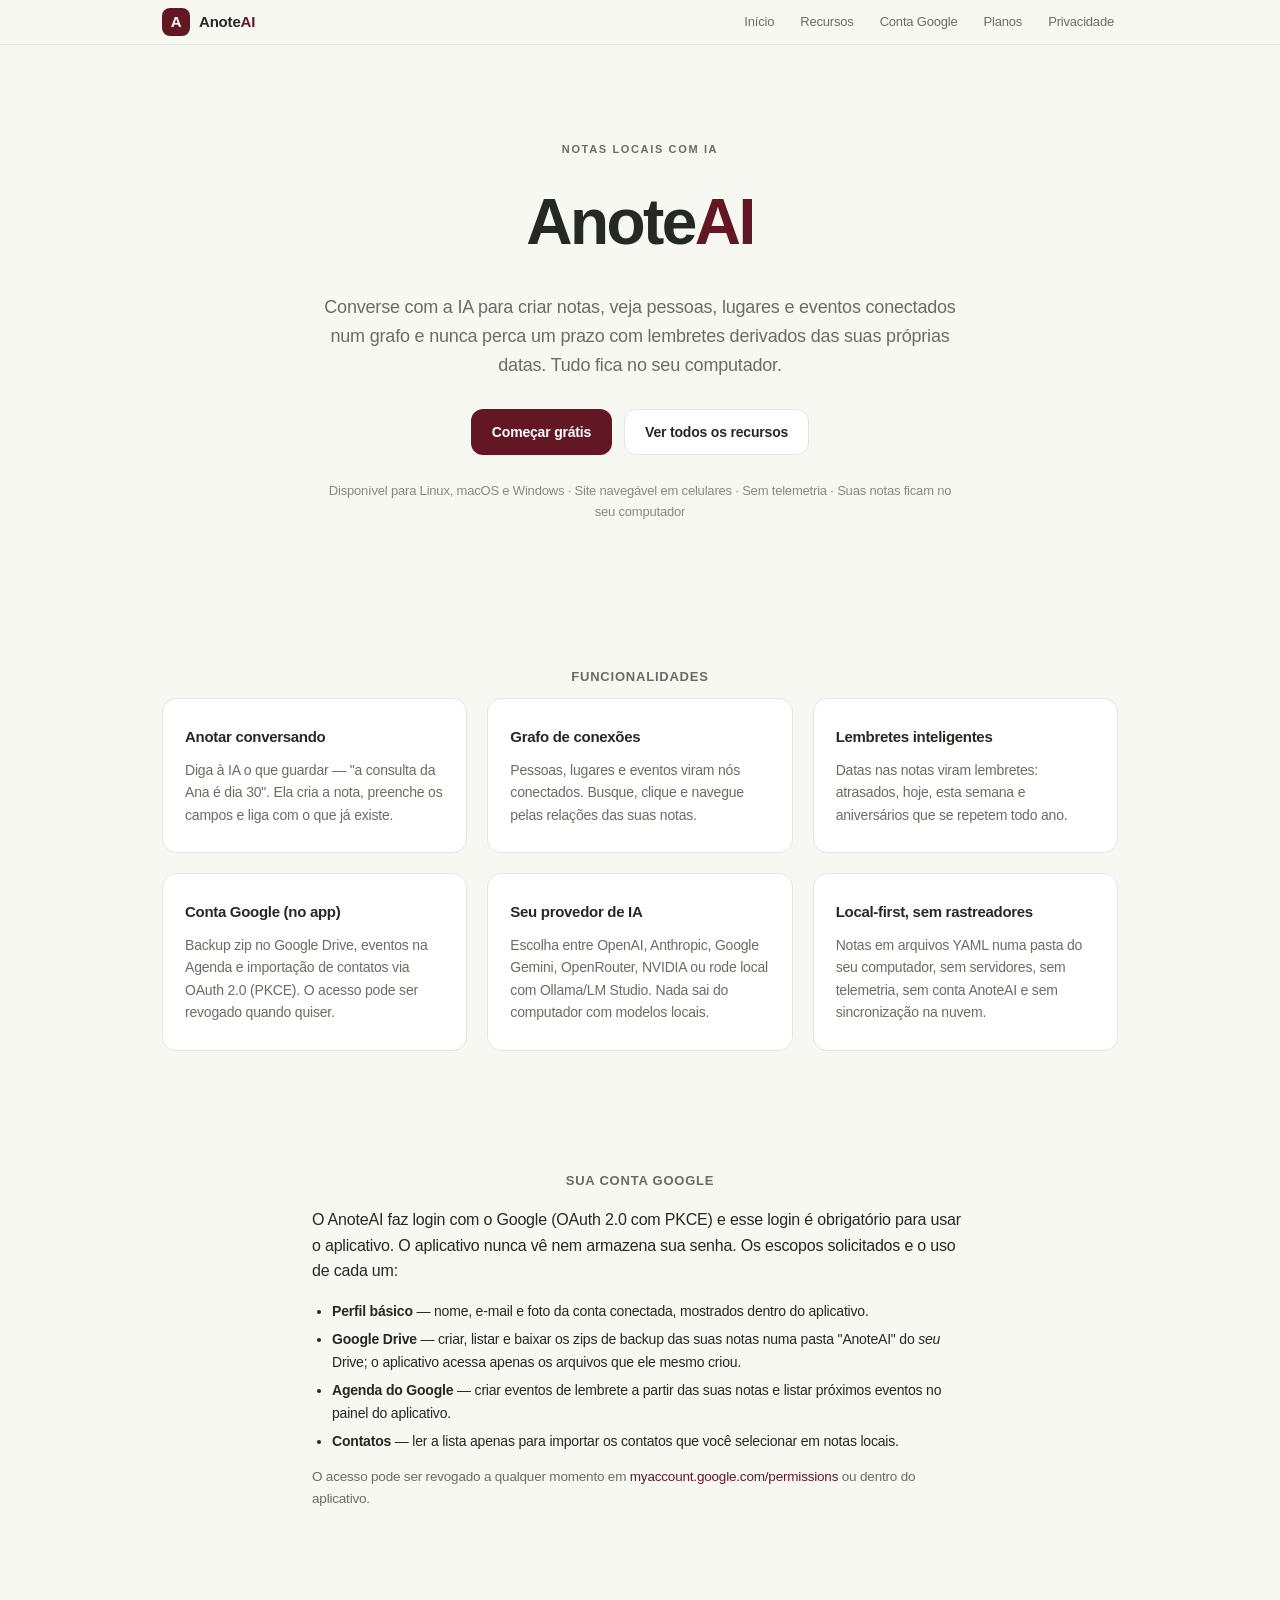
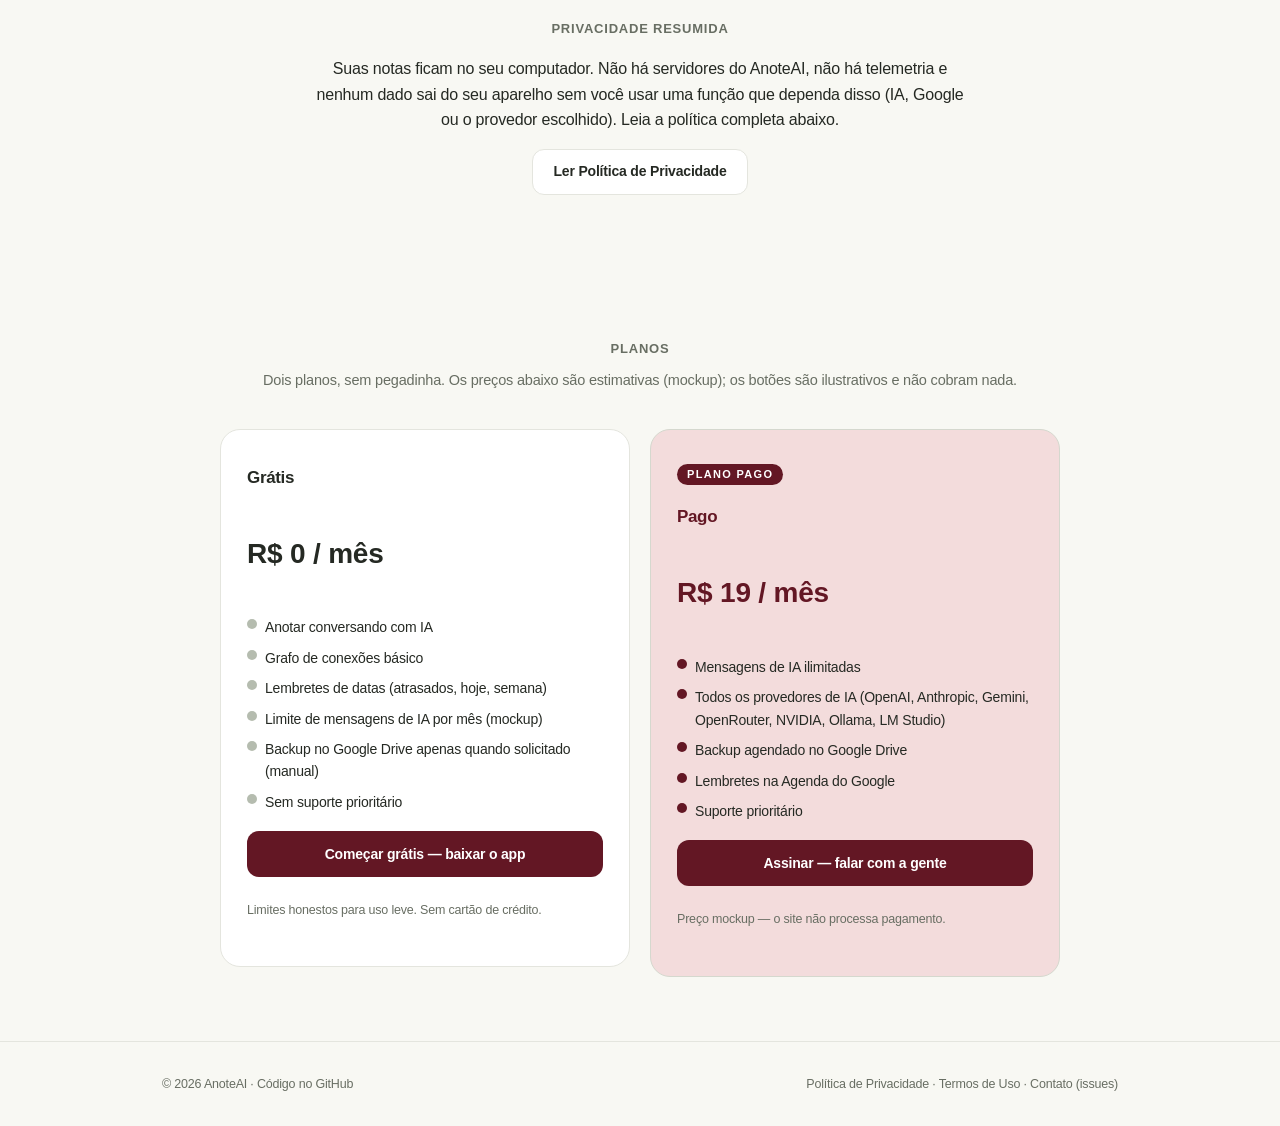
<file: index.html>
<!DOCTYPE html>
<html lang="pt-BR">
<head>
  <meta charset="UTF-8" />
  <meta name="viewport" content="width=device-width, initial-scale=1" />
  <title>AnoteAI — Anote, organize, lembre-se com IA</title>
  <meta name="description" content="AnoteAI: notas locais com IA, grafo de conexões e lembretes. Plano gratuito com limites ou plano pago ilimitado." />
  <link rel="stylesheet" href="style.css" />
  <link rel="icon" href="data:image/svg+xml,%3Csvg xmlns='http://www.w3.org/2000/svg' viewBox='0 0 32 32'%3E%3Crect width='32' height='32' rx='8' fill='%23631724'/%3E%3Ctext x='16' y='22' font-family='sans-serif' font-size='15' font-weight='700' fill='white' text-anchor='middle'%3EA%3C/text%3E%3C/svg%3E" />
</head>
<body>
  <header class="top">
    <div class="wrap top-row">
      <a class="brand" href="#inicio">
        <span class="brand-mark">A</span>
        <span>Anote<span class="brand-ai">AI</span></span>
      </a>
      <nav>
        <a href="#inicio">Início</a>
        <a href="#recursos">Recursos</a>
        <a href="#conta-google">Conta Google</a>
        <a href="#planos">Planos</a>
        <a href="privacidade.html">Privacidade</a>
      </nav>
    </div>
  </header>

  <main>
    <section class="hero" id="inicio">
      <div class="wrap narrow">
        <p class="eyebrow">Notas locais com IA</p>
        <h1>Anote<span class="brand-ai">AI</span></h1>
        <p class="lead">Converse com a IA para criar notas, veja pessoas, lugares e eventos conectados num grafo e nunca perca um prazo com lembretes derivados das suas próprias datas. Tudo fica no seu computador.</p>
        <div class="hero-actions">
          <a class="button primary" href="#planos">Começar grátis</a>
          <a class="button ghost" href="#recursos">Ver todos os recursos</a>
        </div>
        <p class="hero-note">Disponível para Linux, macOS e Windows · Site navegável em celulares · Sem telemetria · Suas notas ficam no seu computador</p>
      </div>
    </section>

    <section class="features" id="recursos">
      <div class="wrap">
        <h2 class="section-subtitle">Funcionalidades</h2>
        <div class="grid">
          <article class="card">
            <h3>Anotar conversando</h3>
            <p>Diga à IA o que guardar — "a consulta da Ana é dia 30". Ela cria a nota, preenche os campos e liga com o que já existe.</p>
          </article>
          <article class="card">
            <h3>Grafo de conexões</h3>
            <p>Pessoas, lugares e eventos viram nós conectados. Busque, clique e navegue pelas relações das suas notas.</p>
          </article>
          <article class="card">
            <h3>Lembretes inteligentes</h3>
            <p>Datas nas notas viram lembretes: atrasados, hoje, esta semana e aniversários que se repetem todo ano.</p>
          </article>
          <article class="card">
            <h3>Conta Google (no app)</h3>
            <p>Backup zip no Google Drive, eventos na Agenda e importação de contatos via OAuth 2.0 (PKCE). O acesso pode ser revogado quando quiser.</p>
          </article>
          <article class="card">
            <h3>Seu provedor de IA</h3>
            <p>Escolha entre OpenAI, Anthropic, Google Gemini, OpenRouter, NVIDIA ou rode local com Ollama/LM Studio. Nada sai do computador com modelos locais.</p>
          </article>
          <article class="card">
            <h3>Local-first, sem rastreadores</h3>
            <p>Notas em arquivos YAML numa pasta do seu computador, sem servidores, sem telemetria, sem conta AnoteAI e sem sincronização na nuvem.</p>
          </article>
        </div>
      </div>
    </section>

    <section class="conta-google" id="conta-google">
      <div class="wrap narrow">
        <h2 class="section-subtitle">Sua conta Google</h2>
        <p>O AnoteAI faz login com o Google (OAuth 2.0 com PKCE) e esse login é obrigatório para usar o aplicativo. O aplicativo nunca vê nem armazena sua senha. Os escopos solicitados e o uso de cada um:</p>
        <ul>
          <li><strong>Perfil básico</strong> — nome, e-mail e foto da conta conectada, mostrados dentro do aplicativo.</li>
          <li><strong>Google Drive</strong> — criar, listar e baixar os zips de backup das suas notas numa pasta "AnoteAI" do <em>seu</em> Drive; o aplicativo acessa apenas os arquivos que ele mesmo criou.</li>
          <li><strong>Agenda do Google</strong> — criar eventos de lembrete a partir das suas notas e listar próximos eventos no painel do aplicativo.</li>
          <li><strong>Contatos</strong> — ler a lista apenas para importar os contatos que você selecionar em notas locais.</li>
        </ul>
        <p class="revogar">O acesso pode ser revogado a qualquer momento em <a href="https://myaccount.google.com/permissions" rel="noopener">myaccount.google.com/permissions</a> ou dentro do aplicativo.</p>
      </div>
    </section>

    <section class="priv-resumo" id="privacidade">
      <div class="wrap narrow">
        <h2 class="section-subtitle">Privacidade resumida</h2>
        <p>Suas notas ficam no seu computador. Não há servidores do AnoteAI, não há telemetria e nenhum dado sai do seu aparelho sem você usar uma função que dependa disso (IA, Google ou o provedor escolhido). Leia a política completa abaixo.</p>
        <a class="button ghost" href="privacidade.html">Ler Política de Privacidade</a>
      </div>
    </section>

    <section class="planos" id="planos">
      <div class="wrap">
        <h2 class="section-subtitle">Planos</h2>
        <p class="planos-intro">Dois planos, sem pegadinha. Os preços abaixo são estimativas (mockup); os botões são ilustrativos e não cobram nada.</p>
        <div class="planos-grid">
          <!-- Plano Grátis -->
          <article class="plano-card free">
            <h3>Grátis</h3>
            <p class="preco"><span class="valor">R$ 0</span> / mês</p>
            <ul class="plano-lista">
              <li><span class="marca"></span>Anotar conversando com IA</li>
              <li><span class="marca"></span>Grafo de conexões básico</li>
              <li><span class="marca"></span>Lembretes de datas (atrasados, hoje, semana)</li>
              <li><span class="marca"></span>Limite de mensagens de IA por mês (mockup)</li>
              <li><span class="marca"></span>Backup no Google Drive apenas quando solicitado (manual)</li>
              <li><span class="marca"></span>Sem suporte prioritário</li>
            </ul>
            <a class="button primary full-width" href="https://github.com/YuriAlvesBordin/AnoteAI" rel="noopener">Começar grátis — baixar o app</a>
            <p class="plano-rodape">Limites honestos para uso leve. Sem cartão de crédito.</p>
          </article>

          <!-- Plano Pago -->
          <article class="plano-card pago">
            <span class="plano-badge">Plano pago</span>
            <h3>Pago</h3>
            <p class="preco"><span class="valor">R$ 19</span> / mês</p>
            <ul class="plano-lista">
              <li><span class="marca"></span>Mensagens de IA ilimitadas</li>
              <li><span class="marca"></span>Todos os provedores de IA (OpenAI, Anthropic, Gemini, OpenRouter, NVIDIA, Ollama, LM Studio)</li>
              <li><span class="marca"></span>Backup agendado no Google Drive</li>
              <li><span class="marca"></span>Lembretes na Agenda do Google</li>
              <li><span class="marca"></span>Suporte prioritário</li>
            </ul>
            <a class="button primary full-width" href="https://github.com/YuriAlvesBordin/AnoteAI/issues" rel="noopener">Assinar — falar com a gente</a>
            <p class="plano-rodape">Preço mockup — o site não processa pagamento.</p>
          </article>
        </div>
      </div>
    </section>
  </main>

  <footer>
    <div class="wrap footer-row">
      <span>© 2026 AnoteAI · <a href="https://github.com/YuriAlvesBordin/AnoteAI" rel="noopener">Código no GitHub</a></span>
      <span>
        <a href="privacidade.html">Política de Privacidade</a> ·
        <a href="termos.html">Termos de Uso</a> ·
        <a href="https://github.com/YuriAlvesBordin/AnoteAI/issues" rel="noopener">Contato (issues)</a>
      </span>
    </div>
  </footer>
</body>
</html>
</file>
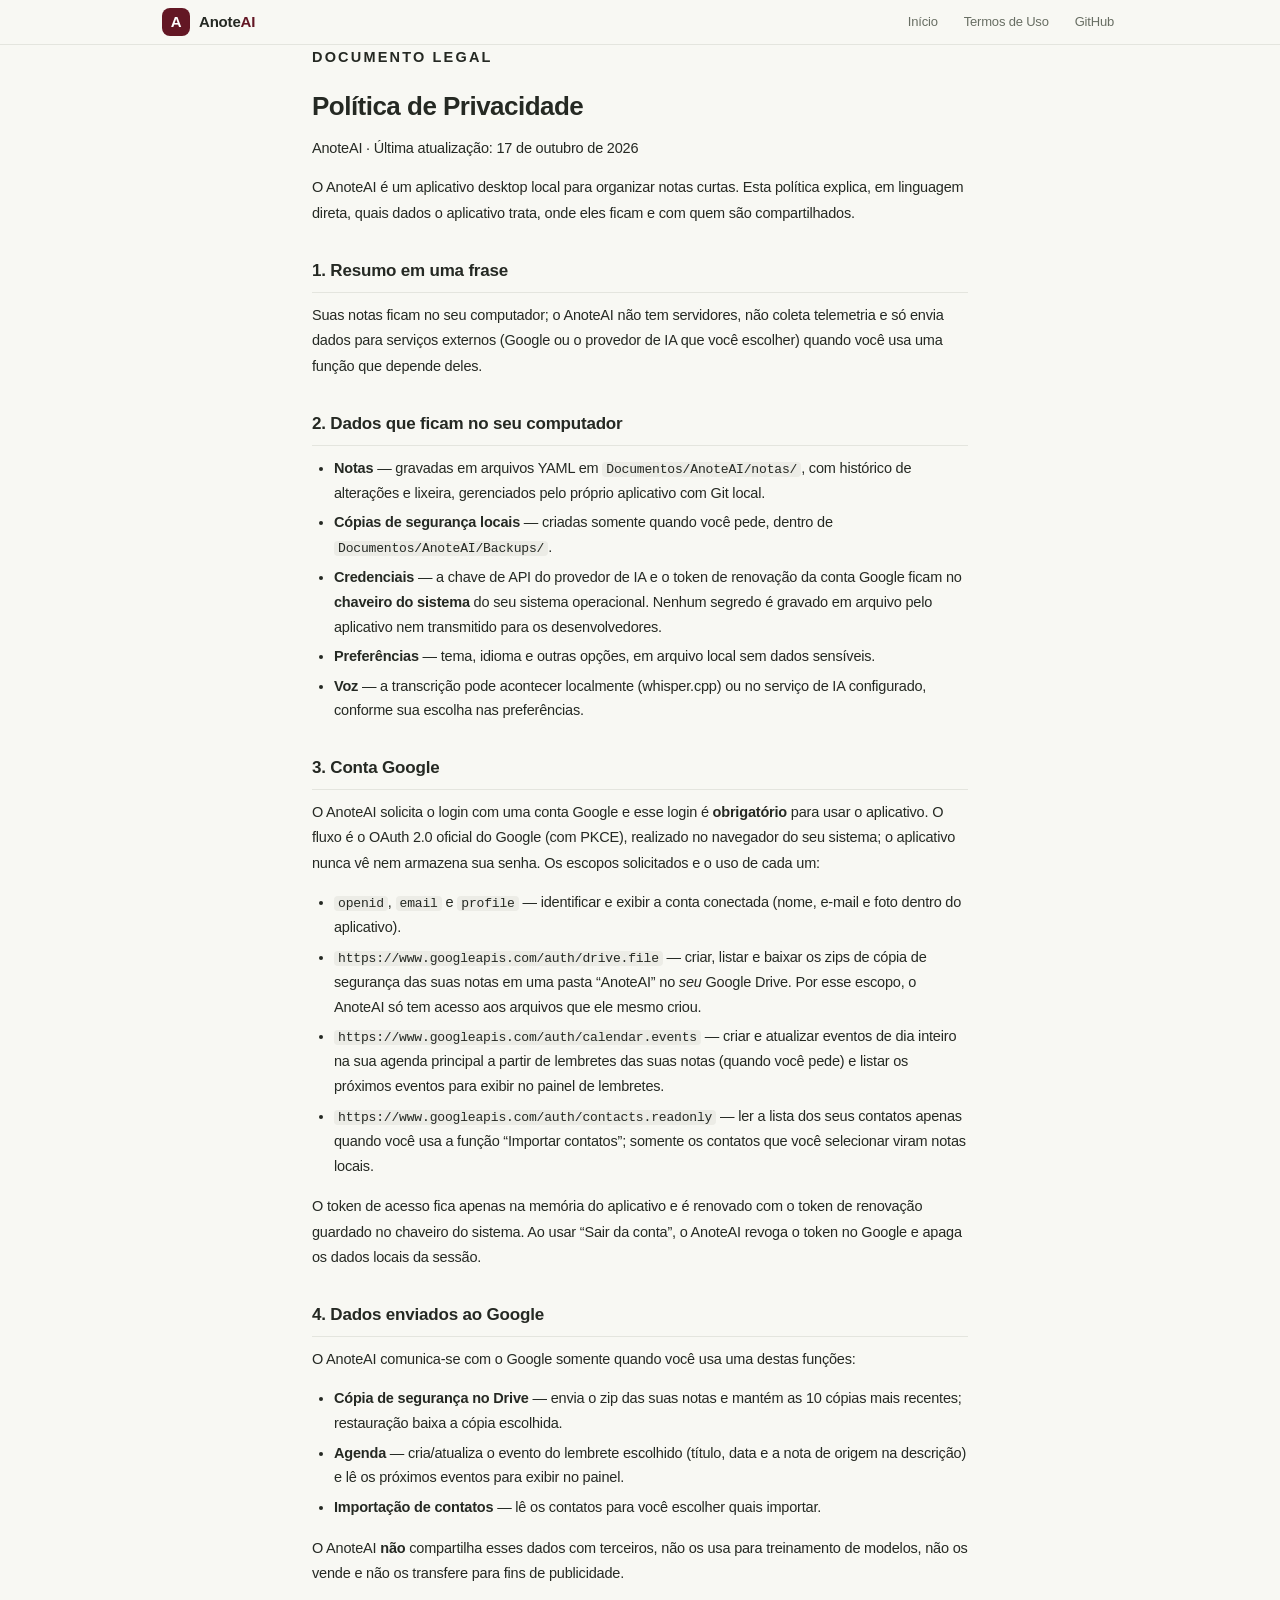
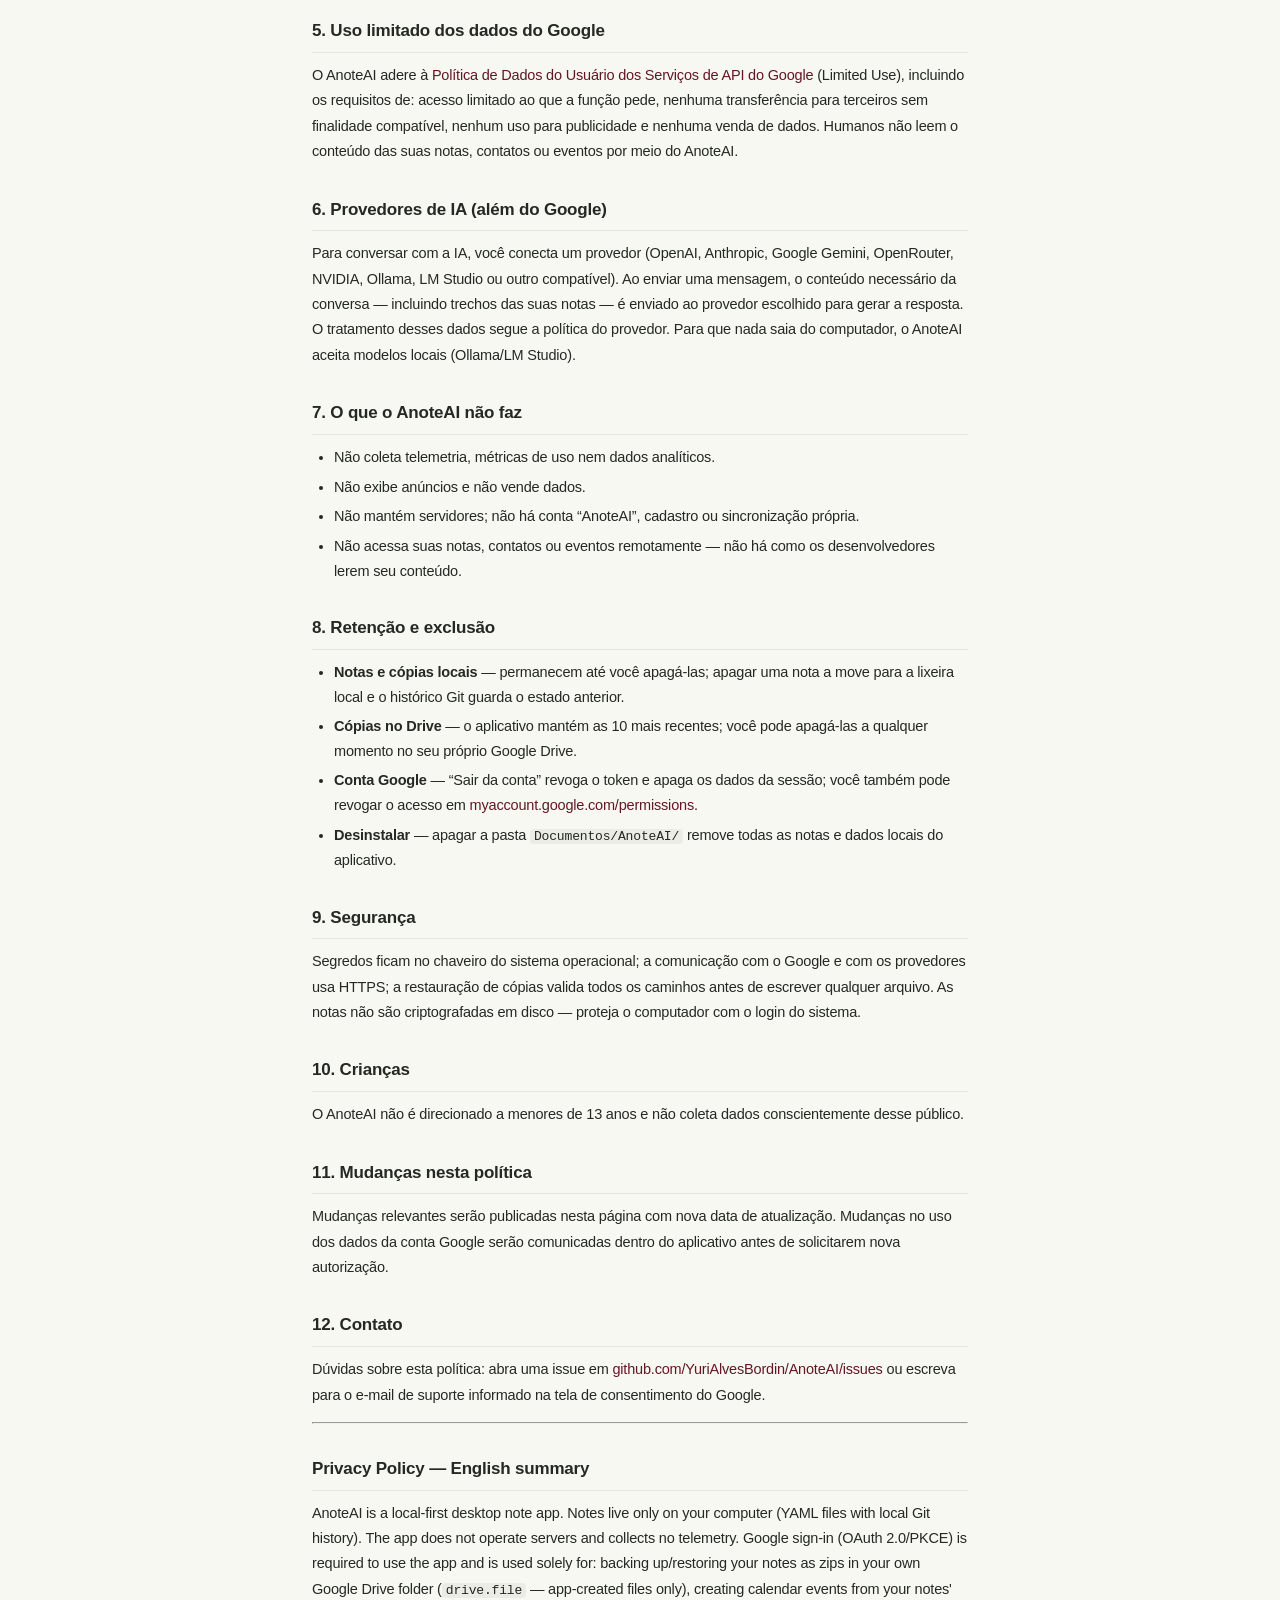
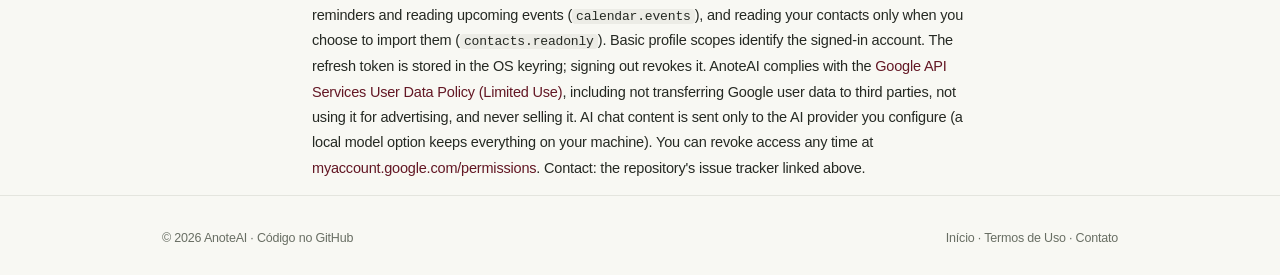
<file: privacidade.html>
<!DOCTYPE html>
<html lang="pt-BR">
<head>
  <meta charset="UTF-8" />
  <meta name="viewport" content="width=device-width, initial-scale=1" />
  <title>Política de Privacidade — AnoteAI</title>
  <meta name="description" content="Política de Privacidade do AnoteAI: como o aplicativo trata suas notas, sua conta Google e os dados enviados aos provedores de IA." />
  <link rel="stylesheet" href="style.css" />
  <link rel="icon" href="data:image/svg+xml,%3Csvg xmlns='http://www.w3.org/2000/svg' viewBox='0 0 32 32'%3E%3Crect width='32' height='32' rx='8' fill='%23631724'/%3E%3Ctext x='16' y='22' font-family='sans-serif' font-size='15' font-weight='700' fill='white' text-anchor='middle'%3EA%3C/text%3E%3C/svg%3E" />
</head>
<body>
  <header class="top">
    <div class="wrap top-row">
      <a class="brand" href="./">
        <span class="brand-mark">A</span>
        <span>Anote<span class="brand-ai">AI</span></span>
      </a>
      <nav>
        <a href="./">Início</a>
        <a href="termos.html">Termos de Uso</a>
        <a href="https://github.com/YuriAlvesBordin/AnoteAI" rel="noopener">GitHub</a>
      </nav>
    </div>
  </header>

  <main>
    <article class="doc wrap narrow">
      <p class="eyebrow">Documento legal</p>
      <h1>Política de Privacidade</h1>
      <p class="doc-meta">AnoteAI · Última atualização: 17 de outubro de 2026</p>

      <p>
        O AnoteAI é um aplicativo desktop local para organizar notas curtas. Esta
        política explica, em linguagem direta, quais dados o aplicativo trata, onde
        eles ficam e com quem são compartilhados.
      </p>

      <h2>1. Resumo em uma frase</h2>
      <p>
        Suas notas ficam no seu computador; o AnoteAI não tem servidores, não coleta
        telemetria e só envia dados para serviços externos (Google ou o provedor de IA
        que você escolher) quando você usa uma função que depende deles.
      </p>

      <h2>2. Dados que ficam no seu computador</h2>
      <ul>
        <li><strong>Notas</strong> — gravadas em arquivos YAML em <code>Documentos/AnoteAI/notas/</code>, com histórico de alterações e lixeira, gerenciados pelo próprio aplicativo com Git local.</li>
        <li><strong>Cópias de segurança locais</strong> — criadas somente quando você pede, dentro de <code>Documentos/AnoteAI/Backups/</code>.</li>
        <li><strong>Credenciais</strong> — a chave de API do provedor de IA e o token de renovação da conta Google ficam no <strong>chaveiro do sistema</strong> do seu sistema operacional. Nenhum segredo é gravado em arquivo pelo aplicativo nem transmitido para os desenvolvedores.</li>
        <li><strong>Preferências</strong> — tema, idioma e outras opções, em arquivo local sem dados sensíveis.</li>
        <li><strong>Voz</strong> — a transcrição pode acontecer localmente (whisper.cpp) ou no serviço de IA configurado, conforme sua escolha nas preferências.</li>
      </ul>

      <h2>3. Conta Google</h2>
      <p>
        O AnoteAI solicita o login com uma conta Google e esse login é
        <strong>obrigatório</strong> para usar o aplicativo. O fluxo é o OAuth 2.0
        oficial do Google (com PKCE), realizado no navegador do seu sistema; o
        aplicativo nunca vê nem armazena sua senha. Os escopos solicitados e o uso de
        cada um:
      </p>
      <ul>
        <li><code>openid</code>, <code>email</code> e <code>profile</code> — identificar e exibir a conta conectada (nome, e-mail e foto dentro do aplicativo).</li>
        <li><code>https://www.googleapis.com/auth/drive.file</code> — criar, listar e baixar os zips de cópia de segurança das suas notas em uma pasta “AnoteAI” no <em>seu</em> Google Drive. Por esse escopo, o AnoteAI só tem acesso aos arquivos que ele mesmo criou.</li>
        <li><code>https://www.googleapis.com/auth/calendar.events</code> — criar e atualizar eventos de dia inteiro na sua agenda principal a partir de lembretes das suas notas (quando você pede) e listar os próximos eventos para exibir no painel de lembretes.</li>
        <li><code>https://www.googleapis.com/auth/contacts.readonly</code> — ler a lista dos seus contatos apenas quando você usa a função “Importar contatos”; somente os contatos que você selecionar viram notas locais.</li>
      </ul>
      <p>
        O token de acesso fica apenas na memória do aplicativo e é renovado com o
        token de renovação guardado no chaveiro do sistema. Ao usar “Sair da conta”,
        o AnoteAI revoga o token no Google e apaga os dados locais da sessão.
      </p>

      <h2>4. Dados enviados ao Google</h2>
      <p>O AnoteAI comunica-se com o Google somente quando você usa uma destas funções:</p>
      <ul>
        <li><strong>Cópia de segurança no Drive</strong> — envia o zip das suas notas e mantém as 10 cópias mais recentes; restauração baixa a cópia escolhida.</li>
        <li><strong>Agenda</strong> — cria/atualiza o evento do lembrete escolhido (título, data e a nota de origem na descrição) e lê os próximos eventos para exibir no painel.</li>
        <li><strong>Importação de contatos</strong> — lê os contatos para você escolher quais importar.</li>
      </ul>
      <p>
        O AnoteAI <strong>não</strong> compartilha esses dados com terceiros, não os
        usa para treinamento de modelos, não os vende e não os transfere para fins de
        publicidade.
      </p>

      <h2>5. Uso limitado dos dados do Google</h2>
      <p>
        O AnoteAI adere à <a href="https://developers.google.com/terms/api-services-user-data-policy" rel="noopener">Política de Dados do Usuário dos Serviços de API do Google</a>
        (Limited Use), incluindo os requisitos de: acesso limitado ao que a função
        pede, nenhuma transferência para terceiros sem finalidade compatível, nenhum
        uso para publicidade e nenhuma venda de dados. Humanos não leem o conteúdo
        das suas notas, contatos ou eventos por meio do AnoteAI.
      </p>

      <h2>6. Provedores de IA (além do Google)</h2>
      <p>
        Para conversar com a IA, você conecta um provedor (OpenAI, Anthropic, Google
        Gemini, OpenRouter, NVIDIA, Ollama, LM Studio ou outro compatível). Ao enviar
        uma mensagem, o conteúdo necessário da conversa — incluindo trechos das suas
        notas — é enviado ao provedor escolhido para gerar a resposta. O tratamento
        desses dados segue a política do provedor. Para que nada saia do computador,
        o AnoteAI aceita modelos locais (Ollama/LM Studio).
      </p>

      <h2>7. O que o AnoteAI não faz</h2>
      <ul>
        <li>Não coleta telemetria, métricas de uso nem dados analíticos.</li>
        <li>Não exibe anúncios e não vende dados.</li>
        <li>Não mantém servidores; não há conta “AnoteAI”, cadastro ou sincronização própria.</li>
        <li>Não acessa suas notas, contatos ou eventos remotamente — não há como os desenvolvedores lerem seu conteúdo.</li>
      </ul>

      <h2>8. Retenção e exclusão</h2>
      <ul>
        <li><strong>Notas e cópias locais</strong> — permanecem até você apagá-las; apagar uma nota a move para a lixeira local e o histórico Git guarda o estado anterior.</li>
        <li><strong>Cópias no Drive</strong> — o aplicativo mantém as 10 mais recentes; você pode apagá-las a qualquer momento no seu próprio Google Drive.</li>
        <li><strong>Conta Google</strong> — “Sair da conta” revoga o token e apaga os dados da sessão; você também pode revogar o acesso em <a href="https://myaccount.google.com/permissions" rel="noopener">myaccount.google.com/permissions</a>.</li>
        <li><strong>Desinstalar</strong> — apagar a pasta <code>Documentos/AnoteAI/</code> remove todas as notas e dados locais do aplicativo.</li>
      </ul>

      <h2>9. Segurança</h2>
      <p>
        Segredos ficam no chaveiro do sistema operacional; a comunicação com o Google
        e com os provedores usa HTTPS; a restauração de cópias valida todos os
        caminhos antes de escrever qualquer arquivo. As notas não são criptografadas
        em disco — proteja o computador com o login do sistema.
      </p>

      <h2>10. Crianças</h2>
      <p>
        O AnoteAI não é direcionado a menores de 13 anos e não coleta dados
        conscientemente desse público.
      </p>

      <h2>11. Mudanças nesta política</h2>
      <p>
        Mudanças relevantes serão publicadas nesta página com nova data de
        atualização. Mudanças no uso dos dados da conta Google serão comunicadas
        dentro do aplicativo antes de solicitarem nova autorização.
      </p>

      <h2>12. Contato</h2>
      <p>
        Dúvidas sobre esta política: abra uma issue em
        <a href="https://github.com/YuriAlvesBordin/AnoteAI/issues" rel="noopener">github.com/YuriAlvesBordin/AnoteAI/issues</a>
        ou escreva para o e-mail de suporte informado na tela de consentimento do
        Google.
      </p>

      <hr />

      <h2>Privacy Policy — English summary</h2>
      <p>
        AnoteAI is a local-first desktop note app. Notes live only on your computer
        (YAML files with local Git history). The app does not operate servers and
        collects no telemetry. Google sign-in (OAuth 2.0/PKCE) is required to use the
        app and is used solely for: backing up/restoring your notes as zips in your
        own Google Drive folder (<code>drive.file</code> — app-created files only),
        creating calendar events from your notes' reminders and reading upcoming
        events (<code>calendar.events</code>), and reading your contacts only when
        you choose to import them (<code>contacts.readonly</code>). Basic profile
        scopes identify the signed-in account. The refresh token is stored in the OS
        keyring; signing out revokes it. AnoteAI complies with the
        <a href="https://developers.google.com/terms/api-services-user-data-policy" rel="noopener">Google API Services User Data Policy (Limited Use)</a>,
        including not transferring Google user data to third parties, not using it
        for advertising, and never selling it. AI chat content is sent only to the
        AI provider you configure (a local model option keeps everything on your
        machine). You can revoke access any time at
        <a href="https://myaccount.google.com/permissions" rel="noopener">myaccount.google.com/permissions</a>.
        Contact: the repository's issue tracker linked above.
      </p>
    </article>
  </main>

  <footer>
    <div class="wrap footer-row">
      <span>© 2026 AnoteAI · <a href="https://github.com/YuriAlvesBordin/AnoteAI" rel="noopener">Código no GitHub</a></span>
      <span>
        <a href="./">Início</a> ·
        <a href="termos.html">Termos de Uso</a> ·
        <a href="https://github.com/YuriAlvesBordin/AnoteAI/issues" rel="noopener">Contato</a>
      </span>
    </div>
  </footer>
</body>
</html>
</file>
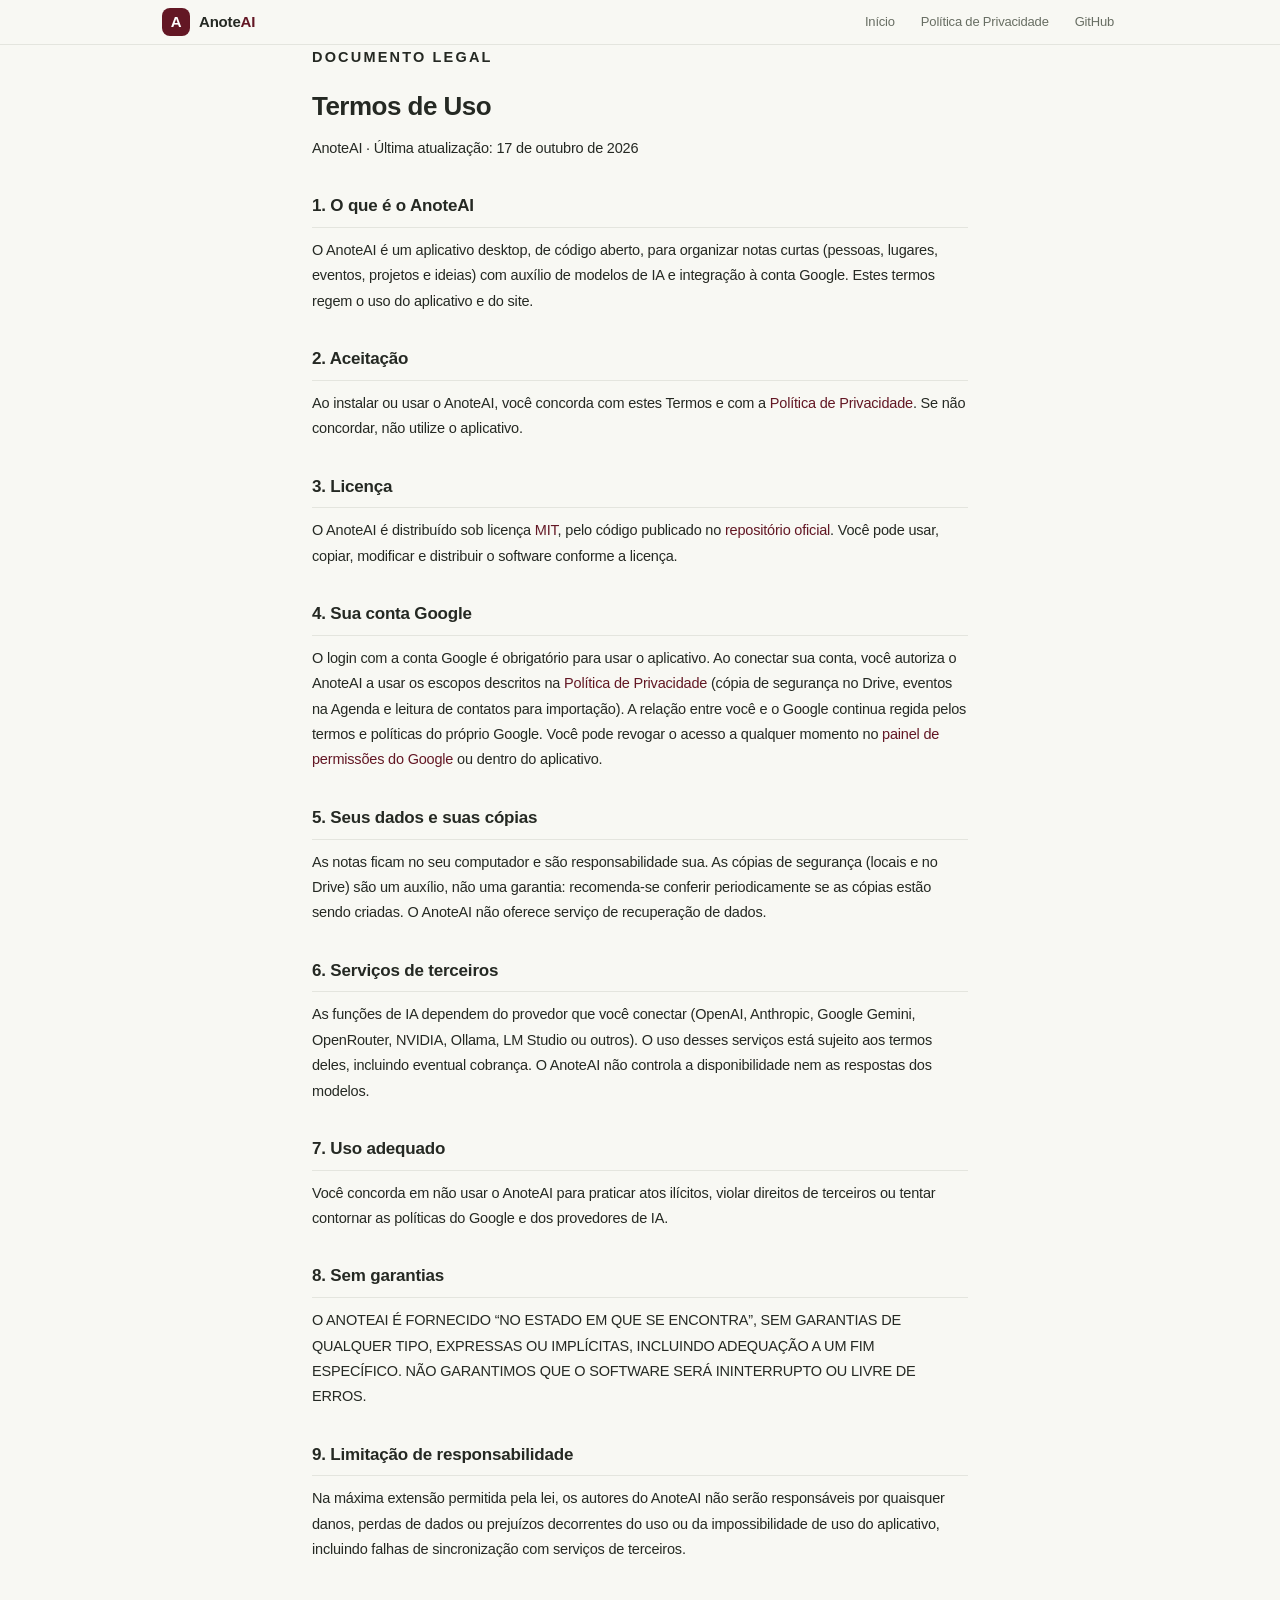
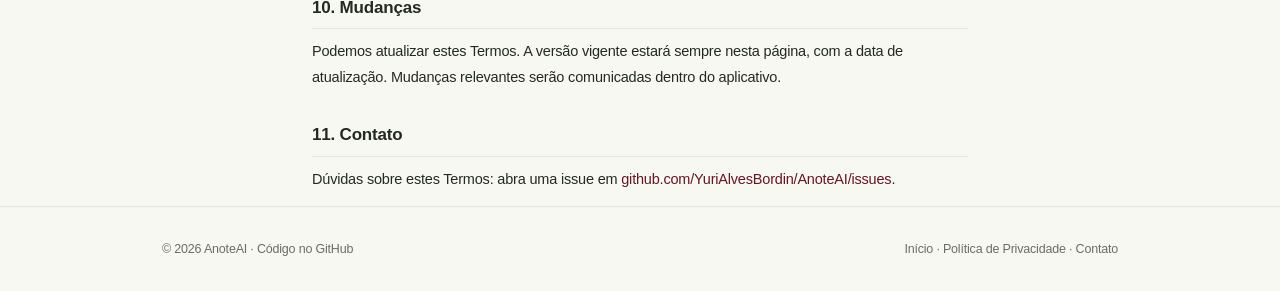
<file: termos.html>
<!DOCTYPE html>
<html lang="pt-BR">
<head>
  <meta charset="UTF-8" />
  <meta name="viewport" content="width=device-width, initial-scale=1" />
  <title>Termos de Uso — AnoteAI</title>
  <meta name="description" content="Termos de uso do AnoteAI: condições para usar o aplicativo desktop de notas locais com IA e integração à conta Google." />
  <link rel="stylesheet" href="style.css" />
  <link rel="icon" href="data:image/svg+xml,%3Csvg xmlns='http://www.w3.org/2000/svg' viewBox='0 0 32 32'%3E%3Crect width='32' height='32' rx='8' fill='%23631724'/%3E%3Ctext x='16' y='22' font-family='sans-serif' font-size='15' font-weight='700' fill='white' text-anchor='middle'%3EA%3C/text%3E%3C/svg%3E" />
</head>
<body>
  <header class="top">
    <div class="wrap top-row">
      <a class="brand" href="./">
        <span class="brand-mark">A</span>
        <span>Anote<span class="brand-ai">AI</span></span>
      </a>
      <nav>
        <a href="./">Início</a>
        <a href="privacidade.html">Política de Privacidade</a>
        <a href="https://github.com/YuriAlvesBordin/AnoteAI" rel="noopener">GitHub</a>
      </nav>
    </div>
  </header>

  <main>
    <article class="doc wrap narrow">
      <p class="eyebrow">Documento legal</p>
      <h1>Termos de Uso</h1>
      <p class="doc-meta">AnoteAI · Última atualização: 17 de outubro de 2026</p>

      <h2>1. O que é o AnoteAI</h2>
      <p>
        O AnoteAI é um aplicativo desktop, de código aberto, para organizar notas
        curtas (pessoas, lugares, eventos, projetos e ideias) com auxílio de modelos
        de IA e integração à conta Google. Estes termos regem o uso do aplicativo e
        do site.
      </p>

      <h2>2. Aceitação</h2>
      <p>
        Ao instalar ou usar o AnoteAI, você concorda com estes Termos e com a
        <a href="privacidade.html">Política de Privacidade</a>. Se não concordar, não
        utilize o aplicativo.
      </p>

      <h2>3. Licença</h2>
      <p>
        O AnoteAI é distribuído sob licença
        <a href="https://opensource.org/licenses/MIT" rel="noopener">MIT</a>, pelo
        código publicado no
        <a href="https://github.com/YuriAlvesBordin/AnoteAI" rel="noopener">repositório oficial</a>.
        Você pode usar, copiar, modificar e distribuir o software conforme a licença.
      </p>

      <h2>4. Sua conta Google</h2>
      <p>
        O login com a conta Google é obrigatório para usar o aplicativo. Ao conectar
        sua conta, você autoriza o AnoteAI a usar os escopos descritos na
        <a href="privacidade.html">Política de Privacidade</a> (cópia de segurança no
        Drive, eventos na Agenda e leitura de contatos para importação). A relação
        entre você e o Google continua regida pelos termos e políticas do próprio
        Google. Você pode revogar o acesso a qualquer momento no
        <a href="https://myaccount.google.com/permissions" rel="noopener">painel de permissões do Google</a>
        ou dentro do aplicativo.
      </p>

      <h2>5. Seus dados e suas cópias</h2>
      <p>
        As notas ficam no seu computador e são responsabilidade sua. As cópias de
        segurança (locais e no Drive) são um auxílio, não uma garantia: recomenda-se
        conferir periodicamente se as cópias estão sendo criadas. O AnoteAI não
        oferece serviço de recuperação de dados.
      </p>

      <h2>6. Serviços de terceiros</h2>
      <p>
        As funções de IA dependem do provedor que você conectar (OpenAI, Anthropic,
        Google Gemini, OpenRouter, NVIDIA, Ollama, LM Studio ou outros). O uso desses
        serviços está sujeito aos termos deles, incluindo eventual cobrança. O
        AnoteAI não controla a disponibilidade nem as respostas dos modelos.
      </p>

      <h2>7. Uso adequado</h2>
      <p>
        Você concorda em não usar o AnoteAI para praticar atos ilícitos, violar
        direitos de terceiros ou tentar contornar as políticas do Google e dos
        provedores de IA.
      </p>

      <h2>8. Sem garantias</h2>
      <p>
        O ANOTEAI É FORNECIDO “NO ESTADO EM QUE SE ENCONTRA”, SEM GARANTIAS DE
        QUALQUER TIPO, EXPRESSAS OU IMPLÍCITAS, INCLUINDO ADEQUAÇÃO A UM FIM
        ESPECÍFICO. NÃO GARANTIMOS QUE O SOFTWARE SERÁ ININTERRUPTO OU LIVRE DE
        ERROS.
      </p>

      <h2>9. Limitação de responsabilidade</h2>
      <p>
        Na máxima extensão permitida pela lei, os autores do AnoteAI não serão
        responsáveis por quaisquer danos, perdas de dados ou prejuízos decorrentes
        do uso ou da impossibilidade de uso do aplicativo, incluindo falhas de
        sincronização com serviços de terceiros.
      </p>

      <h2>10. Mudanças</h2>
      <p>
        Podemos atualizar estes Termos. A versão vigente estará sempre nesta página,
        com a data de atualização. Mudanças relevantes serão comunicadas dentro do
        aplicativo.
      </p>

      <h2>11. Contato</h2>
      <p>
        Dúvidas sobre estes Termos: abra uma issue em
        <a href="https://github.com/YuriAlvesBordin/AnoteAI/issues" rel="noopener">github.com/YuriAlvesBordin/AnoteAI/issues</a>.
      </p>
    </article>
  </main>

  <footer>
    <div class="wrap footer-row">
      <span>© 2026 AnoteAI · <a href="https://github.com/YuriAlvesBordin/AnoteAI" rel="noopener">Código no GitHub</a></span>
      <span>
        <a href="./">Início</a> ·
        <a href="privacidade.html">Política de Privacidade</a> ·
        <a href="https://github.com/YuriAlvesBordin/AnoteAI/issues" rel="noopener">Contato</a>
      </span>
    </div>
  </footer>
</body>
</html>
</file>
<file: style.css>
/* AnoteAI — site estático, freemium, paleta neutral + terracotta, estilo Braun + Apple HIG */

/* --- Tokens (todos dentro de :root) --- */
:root {
  --neutral-50: #F8F8F3;
  --neutral-100: #ECECE6;
  --neutral-200: #E4E5DE;
  --neutral-300: #D5D8CE;
  --neutral-400: #B5BCAF;
  --neutral-500: #858B7F;
  --neutral-600: #686E63;
  --neutral-900: #252923;
  --terracotta-100: #F3DCDC;
  --terracotta-600: #631724;
  --white: #FFFFFF;

  --bg: var(--neutral-50);
  --surface: var(--white);
  --line: var(--neutral-200);
  --ink: var(--neutral-900);
  --muted: var(--neutral-600);
  --muted-soft: var(--neutral-500);
  --accent: var(--terracotta-600);
  --accent-soft: var(--terracotta-100);
  --accent-dark: #4E121C;
  --radius: 14px;
}

/* --- Reset & Base --- */
*, *::before, *::after { box-sizing: border-box; }
html { scroll-behavior: smooth; }
body {
  margin: 0;
  color: var(--ink);
  background: var(--bg);
  font-family: -apple-system, BlinkMacSystemFont, "Segoe UI", Roboto, Helvetica, Arial, system-ui, sans-serif;
  letter-spacing: -0.012em;
  line-height: 1.6;
  -webkit-font-smoothing: antialiased;
}

a { color: var(--accent); text-decoration: none; }
a:hover { text-decoration: underline; }
a:focus-visible, button:focus-visible, .button:focus-visible {
  outline: 2px solid var(--accent);
  outline-offset: 2px;
  border-radius: 2px;
}

/* --- Header --- */
.top {
  position: sticky;
  top: 0;
  z-index: 10;
  background: rgba(248, 248, 243, 0.82);
  border-bottom: 1px solid var(--line);
  backdrop-filter: blur(12px);
  -webkit-backdrop-filter: blur(12px);
}
.top-row {
  display: flex;
  align-items: center;
  justify-content: space-between;
  gap: 14px;
  padding: 10px 0;
  flex-wrap: wrap;
}
.brand {
  display: flex;
  align-items: center;
  gap: 9px;
  color: var(--ink);
  font-size: 15px;
  font-weight: 650;
  white-space: nowrap;
  text-decoration: none;
}
.brand-mark {
  display: grid;
  place-items: center;
  width: 28px;
  height: 28px;
  border-radius: 8px;
  background: var(--accent);
  color: var(--white);
  font-weight: 700;
  font-size: 15px;
}
.brand-ai { color: var(--accent); }
nav {
  display: flex;
  flex-wrap: wrap;
  gap: 4px 18px;
  font-size: 13px;
}
nav a {
  color: var(--muted);
  text-decoration: none;
  display: inline-flex;
  align-items: center;
  min-height: 44px;
  padding: 8px 4px;
}
nav a:hover { color: var(--ink); }

/* --- Utilidades --- */
.wrap { max-width: 1000px; margin: 0 auto; padding: 0 22px; }
.narrow { max-width: 700px; }
.eyebrow {
  margin: 0 0 12px;
  font-size: 11px;
  font-weight: 650;
  letter-spacing: 0.15em;
  color: var(--muted);
  text-transform: uppercase;
}
.section-subtitle {
  margin: 0 0 10px;
  font-size: 13px;
  font-weight: 650;
  letter-spacing: 0.06em;
  color: var(--muted);
  text-transform: uppercase;
  text-align: center;
}
.lead {
  max-width: 640px;
  margin: 0 auto 30px;
  color: var(--muted);
  font-size: clamp(15px, 2.4vw, 18px);
}

/* --- Buttons --- */
.button {
  display: inline-flex;
  align-items: center;
  justify-content: center;
  gap: 8px;
  min-height: 46px;
  padding: 0 20px;
  border-radius: 12px;
  border: 1px solid transparent;
  font-size: 14px;
  font-weight: 600;
  text-decoration: none;
  transition: background 0.16s ease, border-color 0.16s ease;
  cursor: pointer;
  touch-action: manipulation;
}
.button.primary {
  color: var(--white);
  background: var(--accent);
}
.button.primary:hover { background: var(--accent-dark); }
.button.ghost {
  color: var(--ink);
  background: var(--surface);
  border-color: var(--line);
}
.button.ghost:hover { background: var(--neutral-100); }
.button.full-width { width: 100%; }

/* --- Hero --- */
.hero { padding: 96px 0 72px; text-align: center; }
.hero h1 {
  margin: 12px 0 20px;
  font-size: clamp(40px, 6vw, 64px);
  font-weight: 650;
  letter-spacing: -0.04em;
  color: var(--ink);
}
.hero-actions {
  display: flex;
  gap: 12px;
  justify-content: center;
  flex-wrap: wrap;
}
.hero-note {
  margin: 26px auto 0;
  max-width: 640px;
  font-size: 13px;
  color: var(--muted-soft);
}

/* --- Features --- */
.features { padding: 72px 0 48px; }
.grid {
  display: grid;
  grid-template-columns: repeat(3, 1fr);
  gap: 20px;
}
.card {
  padding: 26px 22px;
  background: var(--surface);
  border: 1px solid var(--line);
  border-radius: var(--radius);
}
.card h3 {
  margin: 0 0 10px;
  font-size: 15px;
  font-weight: 600;
  letter-spacing: -0.02em;
  color: var(--ink);
}
.card p { margin: 0; color: var(--muted); font-size: 14px; }

/* --- Conta Google --- */
.conta-google { padding: 72px 0 40px; }
.conta-google ul {
  margin: 14px 0 10px;
  padding-left: 20px;
  color: var(--ink);
  font-size: 14px;
}
.conta-google li { margin: 6px 0; line-height: 1.6; }
.revogar {
  margin-top: 14px;
  font-size: 13.5px;
  color: var(--muted);
}
.revogar a { color: var(--accent); text-decoration: none; }

/* --- Privacidade resumida --- */
.priv-resumo { padding: 56px 0 72px; text-align: center; }

/* --- Planos --- */
.planos { padding: 72px 0 64px; }
.planos-intro {
  text-align: center;
  margin: 0 0 36px;
  color: var(--muted);
  font-size: 14.5px;
}
.planos-grid {
  max-width: 840px;
  margin: 0 auto;
  display: grid;
  gap: 20px;
  grid-template-columns: 1fr 1fr;
  align-items: start;
}
.plano-card {
  padding: 34px 26px;
  border-radius: 20px;
  background: var(--surface);
  border: 1px solid var(--line);
  display: flex;
  flex-direction: column;
  gap: 18px;
}
.plano-card.pago {
  background: var(--accent-soft);
  border-color: var(--neutral-300);
}
.plano-badge {
  display: inline-block;
  font-size: 11px;
  font-weight: 700;
  letter-spacing: 0.12em;
  text-transform: uppercase;
  color: var(--white);
  background: var(--accent);
  padding: 2px 10px;
  border-radius: 600px;
  align-self: start;
}
.plano-card.pago .plano-badge { align-self: start; }
.plano-card h3 {
  margin: 0;
  font-size: 17px;
  font-weight: 700;
  letter-spacing: -0.02em;
  color: var(--ink);
}
.plano-card.pago h3 { color: var(--accent); }
.plano-card .preco {
  font-size: 28px;
  font-weight: 700;
  color: var(--ink);
  line-height: 1.2;
}
.plano-card.pago .preco { color: var(--accent); }
.plano-card .valor { font-variant-numeric: tabular-nums; }
.plano-lista {
  margin: 0;
  padding: 0;
  list-style: none;
  display: flex;
  flex-direction: column;
  gap: 8px;
}
.plano-lista li {
  display: flex;
  align-items: flex-start;
  gap: 8px;
  font-size: 14px;
  line-height: 1.6;
  color: var(--ink);
}
.plano-card.pago .plano-lista li { color: var(--ink); }
.marca {
  display: inline-block;
  width: 10px;
  height: 10px;
  border-radius: 50%;
  flex-shrink: 0;
  margin-top: 3px;
  background: var(--neutral-400);
}
.plano-card.pago .marca { background: var(--accent); }
.plano-rodape {
  margin-top: 6px;
  font-size: 12.5px;
  color: var(--muted);
  line-height: 1.5;
}

/* --- Documentos legais --- */
.doc { line-height: 1.75; }
.doc h1 { margin: 0 0 6px; font-size: 26px; font-weight: 650; letter-spacing: -0.02em; color: var(--ink); }
.doc h2 {
  margin: 30px 0 10px;
  font-size: 17px;
  font-weight: 600;
  color: var(--ink);
  border-bottom: 1px solid var(--line);
  padding-bottom: 6px;
}
.doc p { margin: 0 0 14px; color: var(--ink); font-size: 14.5px; }
.doc ul { margin: 8px 0 16px; padding-left: 22px; color: var(--ink); font-size: 14.5px; }
.doc li { margin: 5px 0; line-height: 1.7; }
.doc code {
  font-size: 0.9em;
  background: var(--neutral-100);
  padding: 0 4px;
  border-radius: 4px;
  color: var(--ink);
}
.doc-meta { color: var(--muted); font-size: 13px; margin-bottom: 22px; }

/* --- Footer --- */
footer {
  border-top: 1px solid var(--line);
  padding: 32px 0;
  color: var(--muted);
  font-size: 12.5px;
}
.footer-row {
  display: flex;
  justify-content: space-between;
  gap: 10px 18px;
  flex-wrap: wrap;
}
footer a { color: var(--muted); text-decoration: none; }
footer a:hover { color: var(--ink); }

/* --- Responsivo --- */
@media (max-width: 860px) {
  .grid { grid-template-columns: 1fr 1fr; }
  .planos-grid { grid-template-columns: 1fr; }
  .top-row { gap: 12px; }
  nav { gap: 4px 12px; font-size: 12.5px; }
  .footer-row { flex-direction: column; gap: 12px; text-align: center; }
}
@media (max-width: 560px) {
  .hero { padding: 72px 0 56px; }
  .hero-actions {
    flex-direction: column;
    align-items: stretch;
  }
  .hero-actions .button { width: 100%; }
  .grid { grid-template-columns: 1fr; }
  .planos { padding: 64px 0 56px; }
  .footer-row { flex-direction: column; gap: 12px; text-align: center; }
}
</file>
